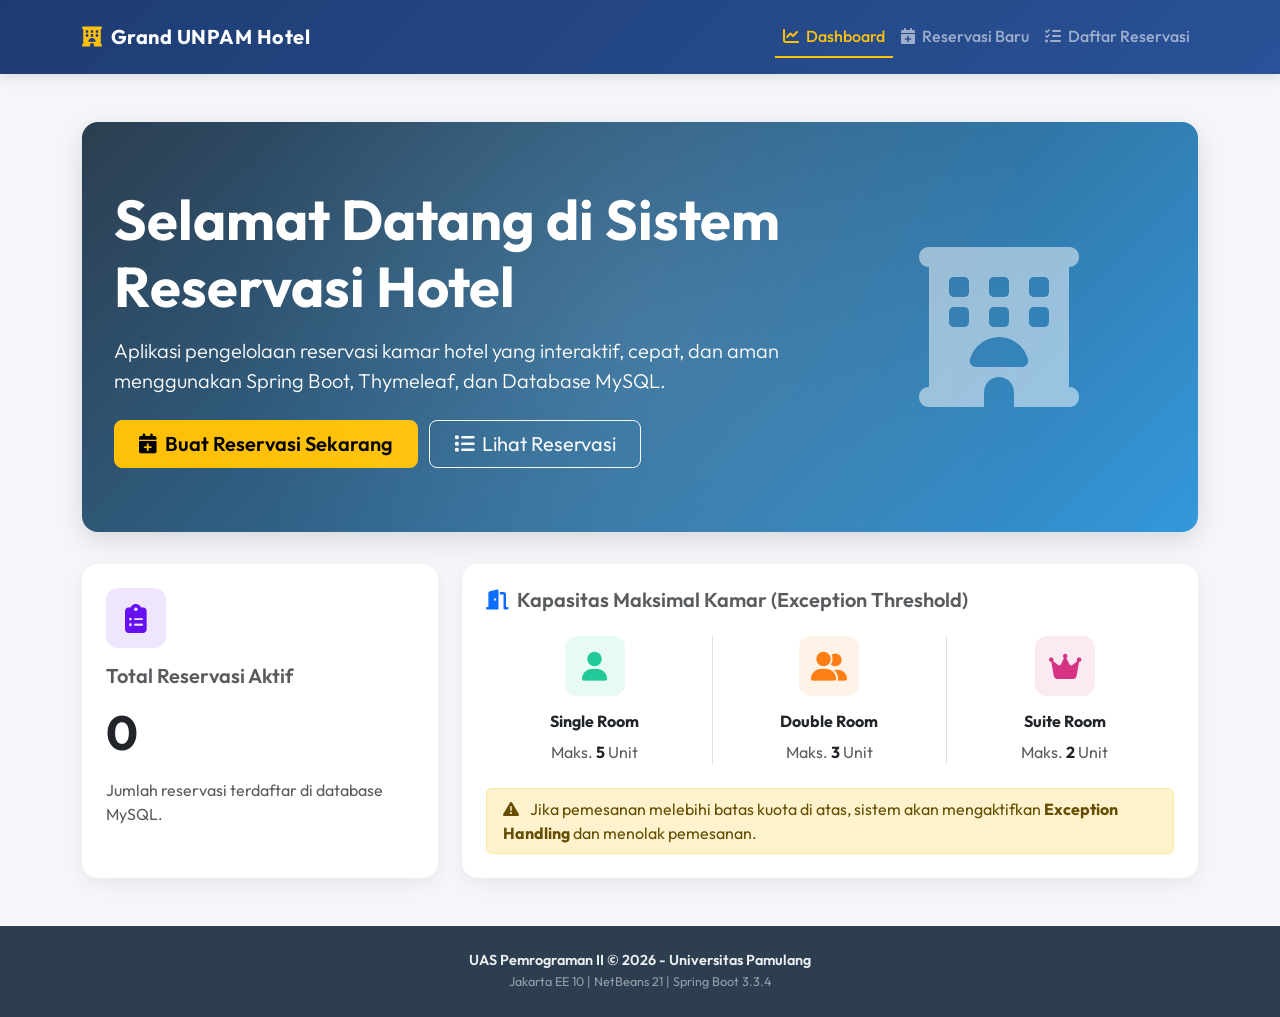
<file: UAS_NURDIN/UAS_PEMPROGRAMAN_NURDIN/target/classes/templates/index.html>
<!DOCTYPE html>
<html xmlns:th="http://www.thymeleaf.org" lang="id">
<head>
    <meta charset="UTF-8">
    <meta name="viewport" content="width=device-width, initial-scale=1.0">
    <title th:text="${title}">Dashboard - Reservasi Hotel</title>
    <!-- Bootstrap 5 CSS -->
    <link href="https://cdn.jsdelivr.net/npm/bootstrap@5.3.2/dist/css/bootstrap.min.css" rel="stylesheet">
    <!-- Google Fonts (Outfit) -->
    <link href="https://fonts.googleapis.com/css2?family=Outfit:wght@300;400;600;700&display=swap" rel="stylesheet">
    <!-- FontAwesome for Icons -->
    <link href="https://cdnjs.cloudflare.com/ajax/libs/font-awesome/6.4.0/css/all.min.css" rel="stylesheet">
    <style>
        body {
            font-family: 'Outfit', sans-serif;
            background: #f4f6f9;
            color: #333;
            min-height: 100vh;
            display: flex;
            flex-direction: column;
        }
        .navbar {
            background: linear-gradient(135deg, #1e3c72 0%, #2a5298 100%);
            box-shadow: 0 4px 12px rgba(0, 0, 0, 0.1);
        }
        .navbar-brand {
            font-weight: 700;
            letter-spacing: 0.5px;
        }
        .nav-link {
            font-weight: 500;
            transition: all 0.3s ease;
        }
        .nav-link:hover {
            color: #ffc107 !important;
            transform: translateY(-1px);
        }
        .nav-link.active {
            color: #ffc107 !important;
            border-bottom: 2px solid #ffc107;
        }
        .hero-section {
            background: linear-gradient(135deg, #2c3e50 0%, #3498db 100%);
            color: white;
            border-radius: 16px;
            padding: 4rem 2rem;
            margin-bottom: 2rem;
            box-shadow: 0 8px 24px rgba(0, 0, 0, 0.12);
            position: relative;
            overflow: hidden;
        }
        .hero-section::before {
            content: '';
            position: absolute;
            top: 0; right: 0; bottom: 0; left: 0;
            background: radial-gradient(circle, rgba(255,255,255,0.1) 0%, rgba(0,0,0,0) 70%);
            pointer-events: none;
        }
        .card {
            border: none;
            border-radius: 16px;
            box-shadow: 0 6px 18px rgba(0,0,0,0.06);
            transition: all 0.3s cubic-bezier(0.25, 0.8, 0.25, 1);
        }
        .card:hover {
            transform: translateY(-5px);
            box-shadow: 0 12px 28px rgba(0,0,0,0.12);
        }
        .footer {
            margin-top: auto;
            background-color: #2c3e50;
            color: #ecf0f1;
            padding: 1.5rem 0;
            font-size: 0.9rem;
        }
        .icon-box {
            width: 60px;
            height: 60px;
            border-radius: 12px;
            display: flex;
            align-items: center;
            justify-content: center;
            font-size: 1.8rem;
            margin-bottom: 1rem;
        }
        .bg-indigo-light { background-color: rgba(102, 16, 242, 0.1); color: #6610f2; }
        .bg-teal-light { background-color: rgba(32, 201, 151, 0.1); color: #20c997; }
        .bg-orange-light { background-color: rgba(253, 126, 20, 0.1); color: #fd7e14; }
    </style>
</head>
<body>

    <!-- Header Navigation -->
    <nav class="navbar navbar-expand-lg navbar-dark py-3">
        <div class="container">
            <a class="navbar-brand" href="/">
                <i class="fa-solid fa-hotel me-2 text-warning"></i>Grand UNPAM Hotel
            </a>
            <button class="navbar-toggler" type="button" data-bs-toggle="collapse" data-bs-target="#navbarNav">
                <span class="navbar-toggler-icon"></span>
            </button>
            <div class="collapse navbar-collapse" id="navbarNav">
                <ul class="navbar-nav ms-auto">
                    <li class="nav-item">
                        <a class="nav-link active" href="/"><i class="fa-solid fa-chart-line me-1"></i> Dashboard</a>
                    </li>
                    <li class="nav-item">
                        <a class="nav-link" href="/reservasi/baru"><i class="fa-solid fa-calendar-plus me-1"></i> Reservasi Baru</a>
                    </li>
                    <li class="nav-item">
                        <a class="nav-link" href="/reservasi/daftar"><i class="fa-solid fa-list-check me-1"></i> Daftar Reservasi</a>
                    </li>
                </ul>
            </div>
        </div>
    </nav>

    <!-- Main Content -->
    <div class="container my-5">
        
        <!-- Welcome Hero Banner -->
        <div class="hero-section text-center text-md-start">
            <div class="row align-items-center">
                <div class="col-md-8">
                    <h1 class="display-4 fw-bold mb-3">Selamat Datang di Sistem Reservasi Hotel</h1>
                    <p class="lead mb-4">Aplikasi pengelolaan reservasi kamar hotel yang interaktif, cepat, dan aman menggunakan Spring Boot, Thymeleaf, dan Database MySQL.</p>
                    <a href="/reservasi/baru" class="btn btn-warning btn-lg px-4 me-md-2 fw-semibold">
                        <i class="fa-solid fa-calendar-plus me-2"></i>Buat Reservasi Sekarang
                    </a>
                    <a href="/reservasi/daftar" class="btn btn-outline-light btn-lg px-4">
                        <i class="fa-solid fa-list me-2"></i>Lihat Reservasi
                    </a>
                </div>
                <div class="col-md-4 text-center d-none d-md-block">
                    <i class="fa-solid fa-hotel fa-10x text-white-50"></i>
                </div>
            </div>
        </div>

        <!-- Dashboard Widgets -->
        <div class="row g-4">
            
            <!-- Card Total Reservasi -->
            <div class="col-md-4">
                <div class="card p-4 h-100">
                    <div class="icon-box bg-indigo-light">
                        <i class="fa-solid fa-clipboard-list"></i>
                    </div>
                    <h5 class="card-title text-muted fw-semibold">Total Reservasi Aktif</h5>
                    <h2 class="display-5 fw-bold text-dark mt-2" th:text="${totalReservasi}">0</h2>
                    <p class="text-muted mt-2">Jumlah reservasi terdaftar di database MySQL.</p>
                </div>
            </div>

            <!-- Card Kuota & Kapasitas Kamar -->
            <div class="col-md-8">
                <div class="card p-4 h-100">
                    <h5 class="card-title text-muted fw-semibold mb-4"><i class="fa-solid fa-door-open me-2 text-primary"></i>Kapasitas Maksimal Kamar (Exception Threshold)</h5>
                    <div class="row g-3">
                        <div class="col-4 text-center border-end">
                            <div class="icon-box bg-teal-light mx-auto">
                                <i class="fa-solid fa-user"></i>
                            </div>
                            <h6 class="fw-bold">Single Room</h6>
                            <p class="mb-0 text-muted">Maks. <span class="fw-bold text-dark" th:text="${limits.get('Single')}">5</span> Unit</p>
                        </div>
                        <div class="col-4 text-center border-end">
                            <div class="icon-box bg-orange-light mx-auto">
                                <i class="fa-solid fa-user-group"></i>
                            </div>
                            <h6 class="fw-bold">Double Room</h6>
                            <p class="mb-0 text-muted">Maks. <span class="fw-bold text-dark" th:text="${limits.get('Double')}">3</span> Unit</p>
                        </div>
                        <div class="col-4 text-center">
                            <div class="icon-box bg-indigo-light mx-auto" style="color: #d63384; background-color: rgba(214, 51, 132, 0.1);">
                                <i class="fa-solid fa-crown"></i>
                            </div>
                            <h6 class="fw-bold">Suite Room</h6>
                            <p class="mb-0 text-muted">Maks. <span class="fw-bold text-dark" th:text="${limits.get('Suite')}">2</span> Unit</p>
                        </div>
                    </div>
                    <div class="alert alert-warning mt-4 mb-0 py-2" role="alert">
                        <i class="fa-solid fa-triangle-exclamation me-2"></i>
                        Jika pemesanan melebihi batas kuota di atas, sistem akan mengaktifkan <strong>Exception Handling</strong> dan menolak pemesanan.
                    </div>
                </div>
            </div>

        </div>

    </div>

    <!-- Footer -->
    <footer class="footer text-center">
        <div class="container">
            <span class="fw-semibold">UAS Pemrograman II © 2026 - Universitas Pamulang</span>
            <br>
            <small class="text-white-50">Jakarta EE 10 | NetBeans 21 | Spring Boot 3.3.4</small>
        </div>
    </footer>

    <!-- Bootstrap Bundle JS -->
    <script src="https://cdn.jsdelivr.net/npm/bootstrap@5.3.2/dist/js/bootstrap.bundle.min.js"></script>
</body>
</html>
</file>
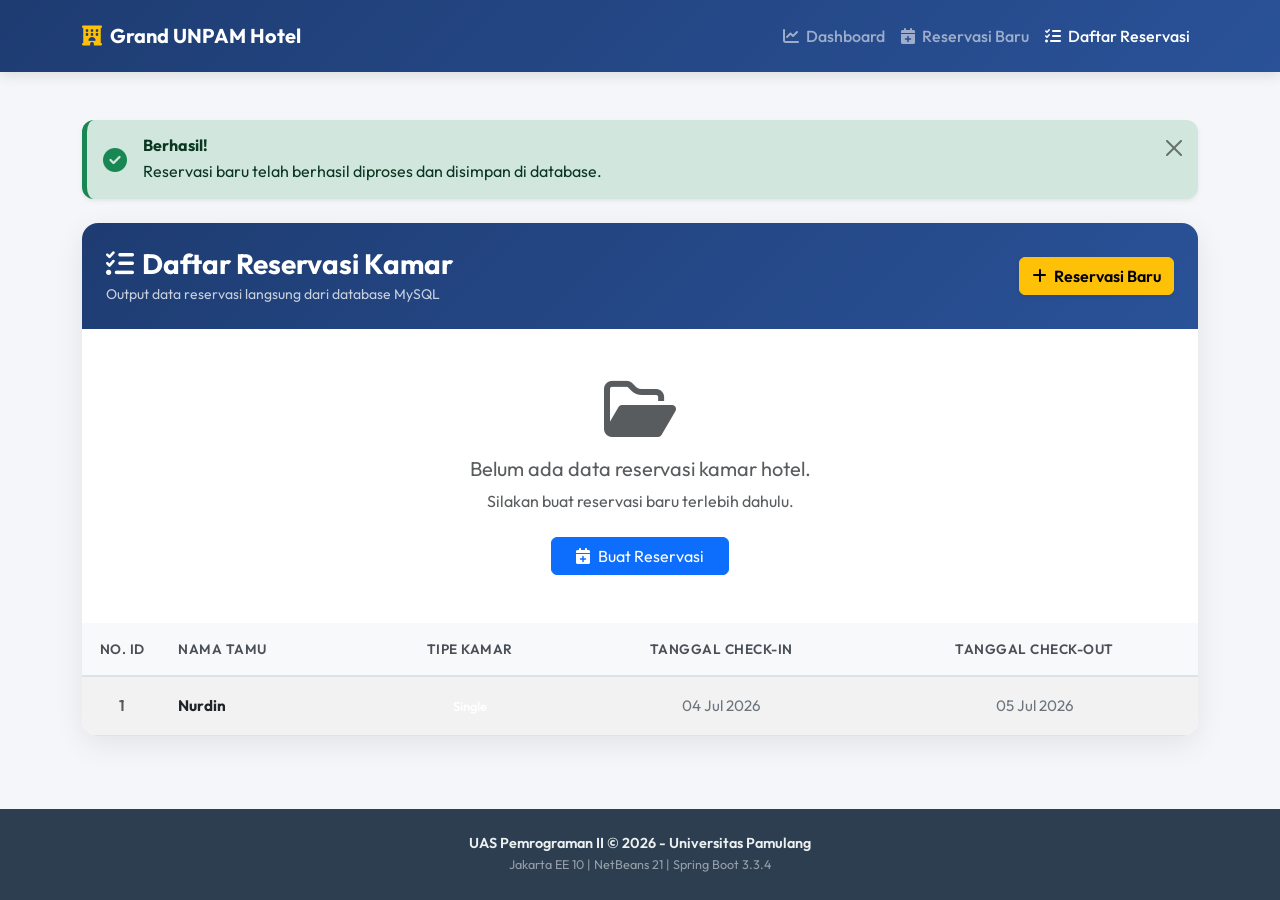
<file: UAS_NURDIN/UAS_PEMPROGRAMAN_NURDIN/target/classes/templates/list.html>
<!DOCTYPE html>
<html xmlns:th="http://www.thymeleaf.org" lang="id">
<head>
    <meta charset="UTF-8">
    <meta name="viewport" content="width=device-width, initial-scale=1.0">
    <title th:text="${title}">Daftar Reservasi - Reservasi Hotel</title>
    <!-- Bootstrap 5 CSS -->
    <link href="https://cdn.jsdelivr.net/npm/bootstrap@5.3.2/dist/css/bootstrap.min.css" rel="stylesheet">
    <!-- Google Fonts (Outfit) -->
    <link href="https://fonts.googleapis.com/css2?family=Outfit:wght@300;400;600;700&display=swap" rel="stylesheet">
    <!-- FontAwesome for Icons -->
    <link href="https://cdnjs.cloudflare.com/ajax/libs/font-awesome/6.4.0/css/all.min.css" rel="stylesheet">
    <style>
        body {
            font-family: 'Outfit', sans-serif;
            background: #f4f6f9;
            color: #333;
            min-height: 100vh;
            display: flex;
            flex-direction: column;
        }
        .navbar {
            background: linear-gradient(135deg, #1e3c72 0%, #2a5298 100%);
            box-shadow: 0 4px 12px rgba(0, 0, 0, 0.1);
        }
        .navbar-brand {
            font-weight: 700;
        }
        .nav-link {
            font-weight: 500;
            transition: all 0.3s ease;
        }
        .nav-link:hover {
            color: #ffc107 !important;
        }
        .card {
            border: none;
            border-radius: 16px;
            box-shadow: 0 8px 30px rgba(0,0,0,0.08);
            background: #ffffff;
            overflow: hidden;
        }
        .card-header {
            background: linear-gradient(135deg, #1e3c72 0%, #2a5298 100%);
            color: white;
            padding: 1.5rem;
            border-bottom: none;
            display: flex;
            justify-content: space-between;
            align-items: center;
        }
        .footer {
            margin-top: auto;
            background-color: #2c3e50;
            color: #ecf0f1;
            padding: 1.5rem 0;
            font-size: 0.9rem;
        }
        .table {
            margin-bottom: 0;
        }
        .table th {
            font-weight: 600;
            text-transform: uppercase;
            font-size: 0.85rem;
            letter-spacing: 0.5px;
            background-color: #f8f9fa;
            color: #495057;
            border-bottom: 2px solid #dee2e6;
            padding: 1rem;
        }
        .table td {
            padding: 1rem;
            vertical-align: middle;
            font-size: 0.95rem;
        }
        .badge-room {
            padding: 0.4rem 0.8rem;
            border-radius: 20px;
            font-weight: 600;
            font-size: 0.8rem;
        }
        .badge-single { background-color: rgba(32, 201, 151, 0.15); color: #198754; }
        .badge-double { background-color: rgba(253, 126, 20, 0.15); color: #fd7e14; }
        .badge-suite { background-color: rgba(102, 16, 242, 0.15); color: #6f42c1; }
    </style>
</head>
<body>

    <!-- Header Navigation -->
    <nav class="navbar navbar-expand-lg navbar-dark py-3">
        <div class="container">
            <a class="navbar-brand" href="/">
                <i class="fa-solid fa-hotel me-2 text-warning"></i>Grand UNPAM Hotel
            </a>
            <button class="navbar-toggler" type="button" data-bs-toggle="collapse" data-bs-target="#navbarNav">
                <span class="navbar-toggler-icon"></span>
            </button>
            <div class="collapse navbar-collapse" id="navbarNav">
                <ul class="navbar-nav ms-auto">
                    <li class="nav-item">
                        <a class="nav-link" href="/"><i class="fa-solid fa-chart-line me-1"></i> Dashboard</a>
                    </li>
                    <li class="nav-item">
                        <a class="nav-link" href="/reservasi/baru"><i class="fa-solid fa-calendar-plus me-1"></i> Reservasi Baru</a>
                    </li>
                    <li class="nav-item">
                        <a class="nav-link active" href="/reservasi/daftar"><i class="fa-solid fa-list-check me-1"></i> Daftar Reservasi</a>
                    </li>
                </ul>
            </div>
        </div>
    </nav>

    <!-- Main Content -->
    <div class="container my-5">
        
        <!-- Alert Success -->
        <div th:if="${param.success != null}" class="alert alert-success alert-dismissible fade show mb-4 border-0 shadow-sm" role="alert" style="border-radius: 12px; border-left: 5px solid #198754 !important;">
            <div class="d-flex align-items-center">
                <i class="fa-solid fa-circle-check fs-4 me-3 text-success"></i>
                <div>
                    <h6 class="alert-heading fw-bold mb-1">Berhasil!</h6>
                    <span>Reservasi baru telah berhasil diproses dan disimpan di database.</span>
                </div>
            </div>
            <button type="button" class="btn-close" data-bs-dismiss="alert" aria-label="Close"></button>
        </div>

        <!-- Data Card -->
        <div class="card">
            <div class="card-header">
                <div>
                    <h3 class="mb-0 fw-bold"><i class="fa-solid fa-list-check me-2"></i>Daftar Reservasi Kamar</h3>
                    <small class="opacity-75">Output data reservasi langsung dari database MySQL</small>
                </div>
                <a href="/reservasi/baru" class="btn btn-warning fw-semibold shadow-sm">
                    <i class="fa-solid fa-plus me-1"></i> Reservasi Baru
                </a>
            </div>
            
            <div class="card-body p-0">
                <!-- Tampilan jika kosong -->
                <div th:if="${daftarReservasi.isEmpty()}" class="text-center py-5">
                    <i class="fa-regular fa-folder-open fa-4x text-muted mb-3"></i>
                    <h5 class="text-muted fw-normal">Belum ada data reservasi kamar hotel.</h5>
                    <p class="text-muted mb-4">Silakan buat reservasi baru terlebih dahulu.</p>
                    <a href="/reservasi/baru" class="btn btn-primary px-4">
                        <i class="fa-solid fa-calendar-plus me-2"></i>Buat Reservasi
                    </a>
                </div>

                <!-- Tabel Data Reservasi -->
                <div th:if="${!daftarReservasi.isEmpty()}" class="table-responsive">
                    <table class="table table-hover table-striped mb-0">
                        <thead>
                            <tr>
                                <th class="text-center" style="width: 80px;">No. ID</th>
                                <th>Nama Tamu</th>
                                <th class="text-center">Tipe Kamar</th>
                                <th class="text-center">Tanggal Check-In</th>
                                <th class="text-center">Tanggal Check-Out</th>
                            </tr>
                        </thead>
                        <tbody>
                            <tr th:each="reservasi : ${daftarReservasi}">
                                <td class="text-center fw-semibold text-muted" th:text="${reservasi.id}">1</td>
                                <td class="fw-bold text-dark" th:text="${reservasi.namaTamu}">Nurdin</td>
                                <td class="text-center">
                                    <span th:classappend="${reservasi.tipeKamar == 'Single' ? 'badge-single' : (reservasi.tipeKamar == 'Double' ? 'badge-double' : 'badge-suite')}" class="badge badge-room" th:text="${reservasi.tipeKamar}">
                                        Single
                                    </span>
                                </td>
                                <td class="text-center text-secondary" th:text="${#temporals.format(reservasi.tanggalCheckIn, 'dd MMM yyyy')}">04 Jul 2026</td>
                                <td class="text-center text-secondary" th:text="${#temporals.format(reservasi.tanggalCheckOut, 'dd MMM yyyy')}">05 Jul 2026</td>
                            </tr>
                        </tbody>
                    </table>
                </div>

            </div>
        </div>

    </div>

    <!-- Footer -->
    <footer class="footer text-center">
        <div class="container">
            <span class="fw-semibold">UAS Pemrograman II © 2026 - Universitas Pamulang</span>
            <br>
            <small class="text-white-50">Jakarta EE 10 | NetBeans 21 | Spring Boot 3.3.4</small>
        </div>
    </footer>

    <!-- Bootstrap Bundle JS -->
    <script src="https://cdn.jsdelivr.net/npm/bootstrap@5.3.2/dist/js/bootstrap.bundle.min.js"></script>
</body>
</html>
</file>
